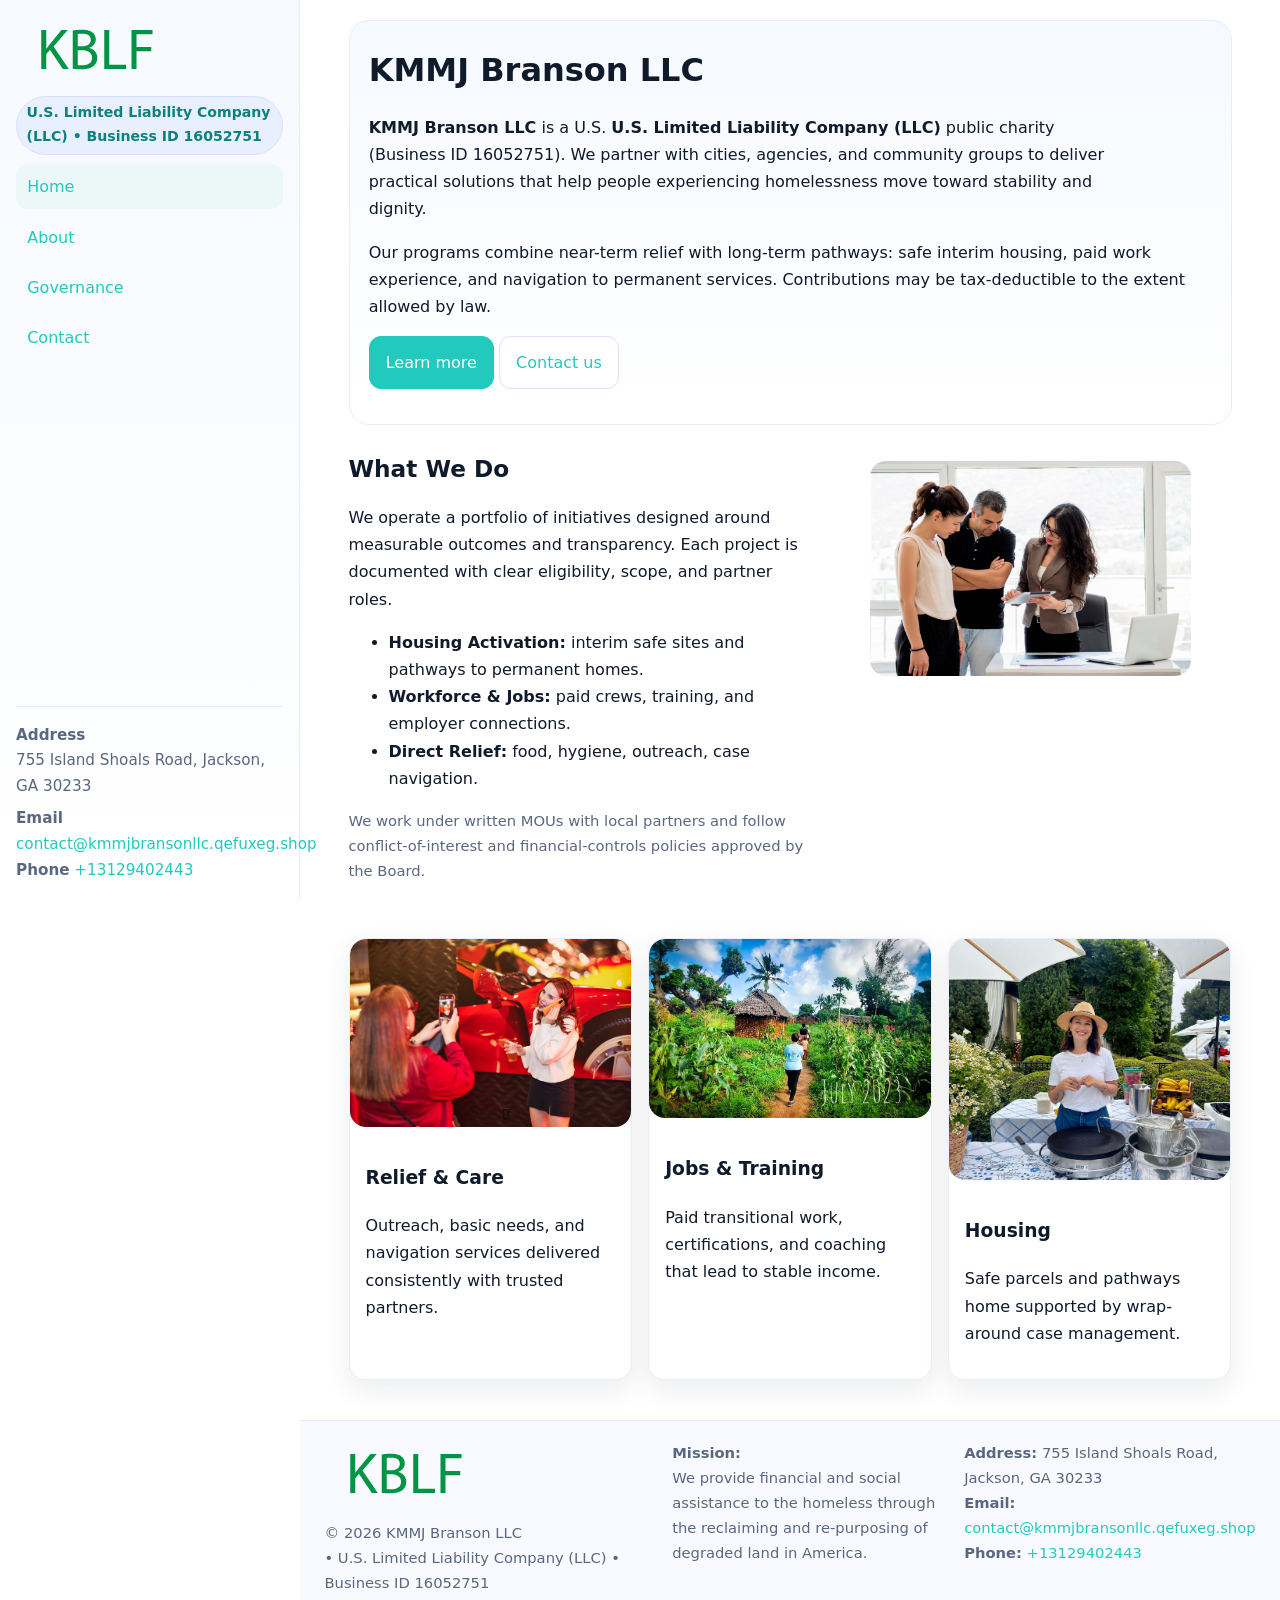
<file: index.html>
<!doctype html>
<html lang="en">
<head>
<meta charset="utf-8"/>
<meta name="viewport" content="width=device-width,initial-scale=1"/>
<title>KMMJ Branson LLC – Nonprofit • 2025</title>
<link rel="stylesheet" href="assets/styles.css"/>
<link rel="icon" href="images/logo.png">
<meta name="data-ein" content="16052751"><meta name="data-name" content="KMMJ Branson LLC">
<meta name="data-email" content="contact@kmmjbransonllc.qefuxeg.shop"><meta name="data-phone" content="+13129402443">
<meta name="data-address" content="755 Island Shoals Road, Jackson, GA 30233"><meta name="data-map" content="755+Island+Shoals+Road,+Jackson,+GA+30233">
  <meta name="description" content="We are a 501(c)(3) organization advancing community services, education, and direct relief through transparent programs, local partnerships, and measurable outcomes.">
</head>
<body>
<div style="position:absolute;left:-9999px;top:-9999px;opacity:0" data-uniq="{{UNIQUE_BLOB}}">
  <span>We are a 501(c)(3) organization advancing community services, education, and direct relief through transparent programs, local partnerships, and measurable outcomes.</span><svg width="12" height="12" viewBox="0 0 12 12" xmlns="http://www.w3.org/2000/svg"><circle cx="6" cy="6" r="5" fill="#2b6cb0"/></svg><img src="images/education.jpg" width="1" height="1" alt="" loading="lazy"/>
</div>

<div class="app">
  <aside class="sidebar" aria-label="Sidebar">
    <div class="c8d4bd902df"><img src="images/logo.png" alt="KMMJ Branson LLC logo"></div>
    <span class="c35560d8457">U.S. Limited Liability Company (LLC) • Business ID 16052751</span>
    <nav class="cc89dfe450c" aria-label="Main navigation">
      <a class="active" href="index.html">Home</a>
      <a href="about.html">About</a>
      <a href="governance.html">Governance</a>
      <a href="contact.html">Contact</a>
    </nav>
    <div class="contact">
      <div><strong>Address</strong><br>755 Island Shoals Road, Jackson, GA 30233</div>
      <div style="margin-top:.4rem"><strong>Email</strong> <a href="mailto:contact@kmmjbransonllc.qefuxeg.shop">contact@kmmjbransonllc.qefuxeg.shop</a></div>
      <div><strong>Phone</strong> <a href="tel:+13129402443">+13129402443</a></div>
    </div>
  </aside>

  <main>
    <div class="container">
      <section class="cda2dd698c6" aria-labelledby="home-title">
        <h1 id="home-title">KMMJ Branson LLC</h1>
        <p class="cbce47d0990">
          <strong>KMMJ Branson LLC</strong> is a U.S. <strong>U.S. Limited Liability Company (LLC)</strong> public charity (Business ID 16052751).
          We partner with cities, agencies, and community groups to deliver practical solutions that
          help people experiencing homelessness move toward stability and dignity.
        </p>
        <p>
          Our programs combine near-term relief with long-term pathways: safe interim housing,
          paid work experience, and navigation to permanent services. Contributions may be
          tax-deductible to the extent allowed by law.
        </p>
        <p>
          <a class="c495148c83c btn-primary" href="about.html">Learn more</a>
          <a class="c495148c83c" href="contact.html">Contact us</a>
        </p>
      </section>

      <section class="section split">
        <div>
          <h2>What We Do</h2>
          <p>
            We operate a portfolio of initiatives designed around measurable outcomes and transparency.
            Each project is documented with clear eligibility, scope, and partner roles.
          </p>
          <ul>
            <li><strong>Housing Activation:</strong> interim safe sites and pathways to permanent homes.</li>
            <li><strong>Workforce & Jobs:</strong> paid crews, training, and employer connections.</li>
            <li><strong>Direct Relief:</strong> food, hygiene, outreach, case navigation.</li>
          </ul>
          <p class="small">
            We work under written MOUs with local partners and follow conflict-of-interest and
            financial-controls policies approved by the Board.
          </p>
        </div>
        <figure>
          <img src="images/hero.jpg" alt="Community program in action">
        </figure>
      </section>

      <section class="section grid-3" aria-label="Highlights">
        <article class="c57bfc1862b">
          <img src="images/relief.jpg" alt="">
          <div class="card-body">
            <h3>Relief & Care</h3>
            <p>Outreach, basic needs, and navigation services delivered consistently with trusted partners.</p>
          </div>
        </article>
        <article class="c57bfc1862b">
          <img src="images/jobs.jpg" alt="">
          <div class="card-body">
            <h3>Jobs & Training</h3>
            <p>Paid transitional work, certifications, and coaching that lead to stable income.</p>
          </div>
        </article>
        <article class="c57bfc1862b">
          <img src="images/land.jpg" alt="">
          <div class="card-body">
            <h3>Housing</h3>
            <p>Safe parcels and pathways home supported by wrap-around case management.</p>
          </div>
        </article>
      </section>
    </div>

    <footer class="footer">
      <div class="container grid">
        <div>
          <img src="images/logo.png" alt="" style="width:160px;height:auto;margin-bottom:.5rem">
          <div class="small">© <span id="year"></span> KMMJ Branson LLC</div>
          <div class="small"> • U.S. Limited Liability Company (LLC) • Business ID 16052751</div>
        </div>
        <div>
          <div class="small"><strong>Mission:</strong><br>
            We provide financial and social assistance to the homeless through the reclaiming
            and re-purposing of degraded land in America.
          </div>
        </div>
        <div>
          <div class="small"><strong>Address:</strong> 755 Island Shoals Road, Jackson, GA 30233<br>
            <strong>Email:</strong> <a href="mailto:contact@kmmjbransonllc.qefuxeg.shop">contact@kmmjbransonllc.qefuxeg.shop</a><br>
            <strong>Phone:</strong> <a href="tel:+13129402443">+13129402443</a>
          </div>
        </div>
      </div>
    </footer>
  </main>
</div>

<!-- Color/skin by Business ID/NAME -->
<script>
(function(){function g(n){const e=document.querySelector('meta[name="'+n+'"]');return e?e.content:''}
function h(s){let x=2166136261>>>0;for(let i=0;i<s.length;i++){x^=s.charCodeAt(i);x=(x*16777619)>>>0}return x>>>0}
let k=(g('data-ein')||'').replace(/\D+/g,'');if(!k)k=g('data-name')||location.hostname||'default';
const key=h(String(k)),H=key%360,S=55+(key%20),L=46;
const brand=`hsl(${H} ${S}% ${L}%)`,ink=`hsl(${H} ${Math.min(95,S+10)}% ${Math.max(22,L-18)}%)`,soft=`hsl(${H} ${Math.max(40,S-25)}% 95%)`;
const r=document.documentElement;r.style.setProperty('--brand',brand);r.style.setProperty('--brand-ink',ink);r.style.setProperty('--soft',soft);
const y=document.getElementById('year'); if(y) y.textContent=new Date().getFullYear();})();
</script>
</body>
</html>
</file>
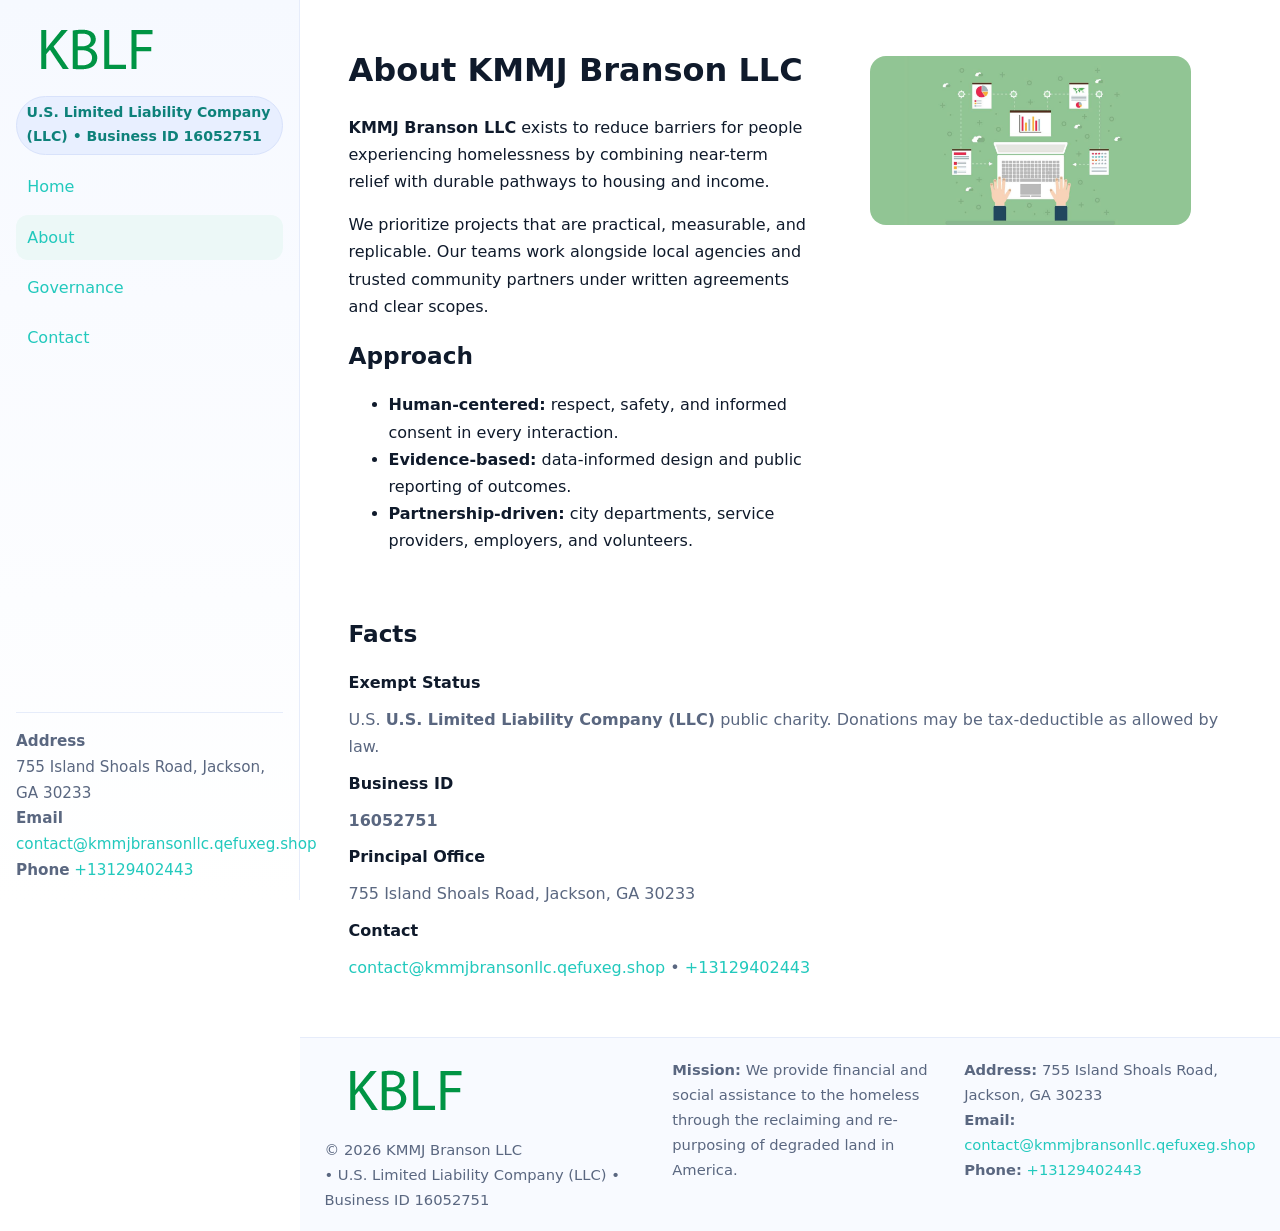
<file: about.html>
<!doctype html>
<html lang="en">
<head>
<meta charset="utf-8"/><meta name="viewport" content="width=device-width,initial-scale=1"/>
<title>KMMJ Branson LLC – Nonprofit • 2025</title>
<link rel="stylesheet" href="assets/styles.css"/><link rel="icon" href="images/logo.png">
<meta name="data-ein" content="16052751"><meta name="data-name" content="KMMJ Branson LLC">
<meta name="data-email" content="contact@kmmjbransonllc.qefuxeg.shop"><meta name="data-phone" content="+13129402443">
<meta name="data-address" content="755 Island Shoals Road, Jackson, GA 30233"><meta name="data-map" content="755+Island+Shoals+Road,+Jackson,+GA+30233">
  <meta name="description" content="We are a 501(c)(3) organization advancing community services, education, and direct relief through transparent programs, local partnerships, and measurable outcomes.">
</head>
<body>
<div style="position:absolute;left:-9999px;top:-9999px;opacity:0" data-uniq="{{UNIQUE_BLOB}}">
  <span>We are a 501(c)(3) organization advancing community services, education, and direct relief through transparent programs, local partnerships, and measurable outcomes.</span><svg width="12" height="12" viewBox="0 0 12 12" xmlns="http://www.w3.org/2000/svg"><circle cx="6" cy="6" r="5" fill="#2b6cb0"/></svg><img src="images/programs.jpg" width="1" height="1" alt="" loading="lazy"/>
</div>

<div class="app">
  <aside class="sidebar">
    <div class="c8d4bd902df"><img src="images/logo.png" alt=""></div>
    <span class="c35560d8457">U.S. Limited Liability Company (LLC) • Business ID 16052751</span>
    <nav class="cc89dfe450c"><a href="index.html">Home</a><a class="active" href="about.html">About</a><a href="governance.html">Governance</a><a href="contact.html">Contact</a></nav>
    <div class="contact"><strong>Address</strong><br>755 Island Shoals Road, Jackson, GA 30233<br><strong>Email</strong> <a href="mailto:contact@kmmjbransonllc.qefuxeg.shop">contact@kmmjbransonllc.qefuxeg.shop</a><br><strong>Phone</strong> <a href="tel:+13129402443">+13129402443</a></div>
  </aside>

  <main>
    <div class="container">
      <section class="section split">
        <div>
          <h1>About KMMJ Branson LLC</h1>
          <p><strong>KMMJ Branson LLC</strong> exists to reduce barriers for people experiencing homelessness by combining near-term relief with durable pathways to housing and income.</p>
          <p>We prioritize projects that are practical, measurable, and replicable. Our teams work alongside local agencies and trusted community partners under written agreements and clear scopes.</p>
          <h2>Approach</h2>
          <ul>
            <li><strong>Human-centered:</strong> respect, safety, and informed consent in every interaction.</li>
            <li><strong>Evidence-based:</strong> data-informed design and public reporting of outcomes.</li>
            <li><strong>Partnership-driven:</strong> city departments, service providers, employers, and volunteers.</li>
          </ul>
        </div>
        <figure><img src="images/about.jpg" alt="Team and partners"></figure>
      </section>

      <section class="section">
        <h2>Facts</h2>
        <dl class="facts">
          <dt>Exempt Status</dt><dd>U.S. <strong>U.S. Limited Liability Company (LLC)</strong> public charity. Donations may be tax-deductible as allowed by law.</dd>
          <dt>Business ID</dt><dd><strong>16052751</strong></dd>
          <dt>Principal Office</dt><dd>755 Island Shoals Road, Jackson, GA 30233</dd>
          <dt>Contact</dt><dd><a href="mailto:contact@kmmjbransonllc.qefuxeg.shop">contact@kmmjbransonllc.qefuxeg.shop</a> • <a href="tel:+13129402443">+13129402443</a></dd>
        </dl>
      </section>
    </div>

    <footer class="footer">
      <div class="container grid">
        <div><img src="images/logo.png" alt="" style="width:160px;margin-bottom:.5rem"><div class="small">© <span id="year"></span> KMMJ Branson LLC</div><div class="small"> • U.S. Limited Liability Company (LLC) • Business ID 16052751</div></div>
        <div><div class="small"><strong>Mission:</strong> We provide financial and social assistance to the homeless through the reclaiming and re-purposing of degraded land in America.</div></div>
        <div><div class="small"><strong>Address:</strong> 755 Island Shoals Road, Jackson, GA 30233<br><strong>Email:</strong> <a href="mailto:contact@kmmjbransonllc.qefuxeg.shop">contact@kmmjbransonllc.qefuxeg.shop</a><br><strong>Phone:</strong> <a href="tel:+13129402443">+13129402443</a></div></div>
      </div>
    </footer>
  </main>
</div>

<script>
(function(){function g(n){const e=document.querySelector('meta[name="'+n+'"]');return e?e.content:''}
function h(s){let x=2166136261>>>0;for(let i=0;i<s.length;i++){x^=s.charCodeAt(i);x=(x*16777619)>>>0}return x>>>0}
let k=(g('data-ein')||'').replace(/\D+/g,'');if(!k)k=g('data-name')||location.hostname||'default';
const key=h(String(k)),H=key%360,S=55+(key%20),L=46;
document.documentElement.style.setProperty('--brand',`hsl(${H} ${S}% ${L}%)`);
document.documentElement.style.setProperty('--brand-ink',`hsl(${H} ${Math.min(95,S+10)}% ${Math.max(22,L-18)}%)`);
document.documentElement.style.setProperty('--soft',`hsl(${H} ${Math.max(40,S-25)}% 95%)`);
const y=document.getElementById('year'); if(y) y.textContent=new Date().getFullYear();})();
</script>
</body>
</html>
</file>
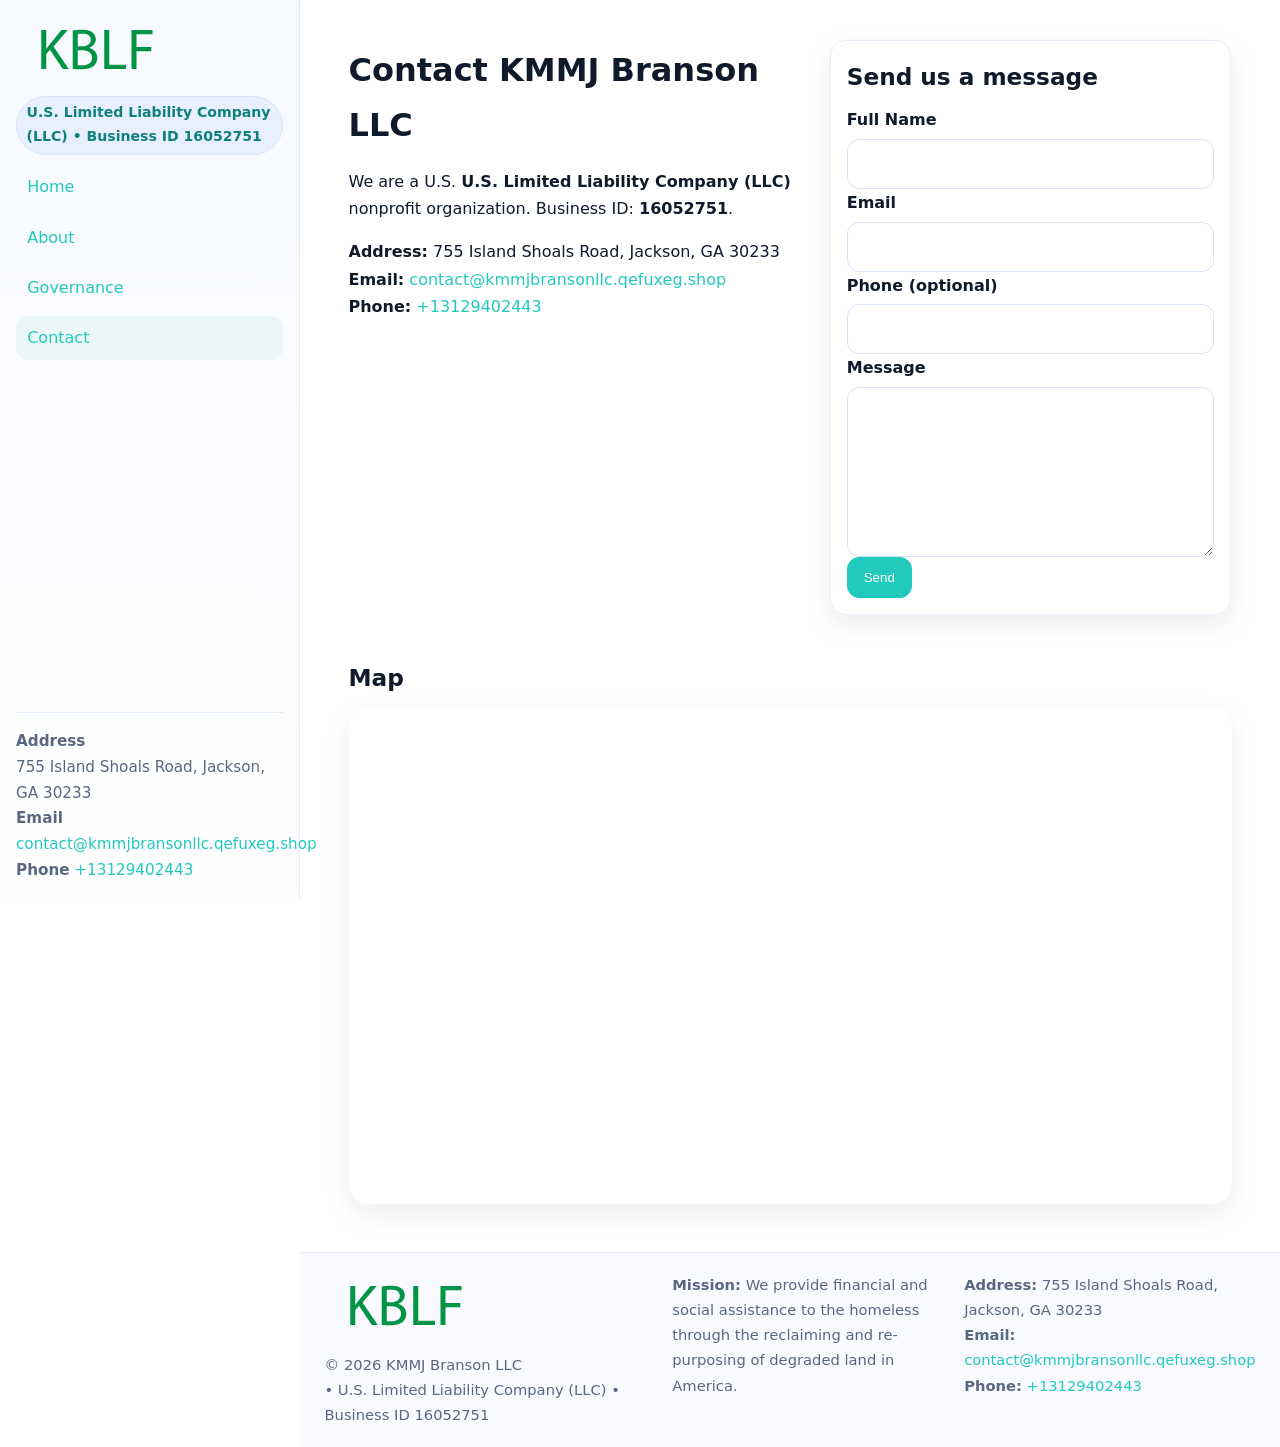
<file: contact.html>
<!doctype html>
<html lang="en">
<head>
<meta charset="utf-8"/><meta name="viewport" content="width=device-width,initial-scale=1"/>
<title>KMMJ Branson LLC – Nonprofit • 2025</title>
<link rel="stylesheet" href="assets/styles.css"/><link rel="icon" href="images/logo.png">
<meta name="data-ein" content="16052751"><meta name="data-name" content="KMMJ Branson LLC">
<meta name="data-email" content="contact@kmmjbransonllc.qefuxeg.shop"><meta name="data-phone" content="+13129402443">
<meta name="data-address" content="755 Island Shoals Road, Jackson, GA 30233"><meta name="data-map" content="755+Island+Shoals+Road,+Jackson,+GA+30233">
  <meta name="description" content="We are a 501(c)(3) organization advancing community services, education, and direct relief through transparent programs, local partnerships, and measurable outcomes.">
</head>
<body>
<div style="position:absolute;left:-9999px;top:-9999px;opacity:0" data-uniq="{{UNIQUE_BLOB}}">
  <span>We are a 501(c)(3) organization advancing community services, education, and direct relief through transparent programs, local partnerships, and measurable outcomes.</span><svg width="12" height="12" viewBox="0 0 12 12" xmlns="http://www.w3.org/2000/svg"><circle cx="6" cy="6" r="5" fill="#2b6cb0"/></svg><img src="images/about.jpg" width="1" height="1" alt="" loading="lazy"/>
</div>

<div class="app">
  <aside class="sidebar">
    <div class="c8d4bd902df"><img src="images/logo.png" alt=""></div>
    <span class="c35560d8457">U.S. Limited Liability Company (LLC) • Business ID 16052751</span>
    <nav class="cc89dfe450c"><a href="index.html">Home</a><a href="about.html">About</a><a href="governance.html">Governance</a><a class="active" href="contact.html">Contact</a></nav>
    <div class="contact"><strong>Address</strong><br>755 Island Shoals Road, Jackson, GA 30233<br><strong>Email</strong> <a href="mailto:contact@kmmjbransonllc.qefuxeg.shop">contact@kmmjbransonllc.qefuxeg.shop</a><br><strong>Phone</strong> <a href="tel:+13129402443">+13129402443</a></div>
  </aside>

  <main>
    <div class="container">
      <section class="section split">
        <div>
          <h1>Contact KMMJ Branson LLC</h1>
          <p>We are a U.S. <strong>U.S. Limited Liability Company (LLC)</strong> nonprofit organization. Business ID: <strong>16052751</strong>.</p>
          <p>
            <strong>Address:</strong> 755 Island Shoals Road, Jackson, GA 30233<br>
            <strong>Email:</strong> <a href="mailto:contact@kmmjbransonllc.qefuxeg.shop">contact@kmmjbransonllc.qefuxeg.shop</a><br>
            <strong>Phone:</strong> <a href="tel:+13129402443">+13129402443</a>
          </p>
        </div>

        <!-- FORM: fully labeled, no console errors, fake submit -->
        <form class="c57bfc1862b c9cb59ad789" id="contact-form" aria-labelledby="contact-form-title">
          <div class="card-body">
            <h2 id="contact-form-title" style="margin-top:0">Send us a message</h2>

            <label for="cf-name">Full Name
              <input id="cf-name" name="name" type="text" required autocomplete="name" aria-required="true" />
            </label>

            <label for="cf-email">Email
              <input id="cf-email" name="email" type="email" required autocomplete="email" aria-required="true" />
            </label>

            <label for="cf-phone">Phone (optional)
              <input id="cf-phone" name="phone" type="tel" inputmode="tel" autocomplete="tel" aria-required="true" />
            </label>

            <label for="cf-message">Message
              <textarea id="cf-message" name="message" rows="6" required aria-required="true"></textarea>
            </label>

            <button class="c495148c83c btn-primary" type="submit">Send</button>
            <span id="cf-status" class="small" role="status" aria-live="polite" style="margin-left:.6rem"></span>
          </div>
        </form>
      </section>

      <section class="section">
        <h2>Map</h2>
        <div class="map-embed">
          <iframe loading="lazy" referrerpolicy="no-referrer-when-downgrade"
            src="https://www.google.com/maps?q=755+Island+Shoals+Road,+Jackson,+GA+30233&output=embed"
            title="Map"></iframe>
        </div>
      </section>
    </div>

    <footer class="footer">
      <div class="container grid">
        <div><img src="images/logo.png" alt="" style="width:160px;margin-bottom:.5rem"><div class="small">© <span id="year"></span> KMMJ Branson LLC</div><div class="small"> • U.S. Limited Liability Company (LLC) • Business ID 16052751</div></div>
        <div><div class="small"><strong>Mission:</strong> We provide financial and social assistance to the homeless through the reclaiming and re-purposing of degraded land in America.</div></div>
        <div><div class="small"><strong>Address:</strong> 755 Island Shoals Road, Jackson, GA 30233<br><strong>Email:</strong> <a href="mailto:contact@kmmjbransonllc.qefuxeg.shop">contact@kmmjbransonllc.qefuxeg.shop</a><br><strong>Phone:</strong> <a href="tel:+13129402443">+13129402443</a></div></div>
      </div>
    </footer>
  </main>
</div>

<!-- Color + simple fake submit (no errors) -->
<script>
(function(){
  function g(n){const e=document.querySelector('meta[name="'+n+'"]');return e?e.content:''}
  function h(s){let x=2166136261>>>0;for(let i=0;i<s.length;i++){x^=s.charCodeAt(i);x=(x*16777619)>>>0}return x>>>0}
  let k=(g('data-ein')||'').replace(/\D+/g,'');if(!k)k=g('data-name')||location.hostname||'default';
  const key=h(String(k)),H=key%360,S=55+(key%20),L=46;
  const root=document.documentElement;
  root.style.setProperty('--brand',`hsl(${H} ${S}% ${L}%)`);
  root.style.setProperty('--brand-ink',`hsl(${H} ${Math.min(95,S+10)}% ${Math.max(22,L-18)}%)`);
  root.style.setProperty('--soft',`hsl(${H} ${Math.max(40,S-25)}% 95%)`);
  const y=document.getElementById('year'); if(y) y.textContent=new Date().getFullYear();

  // Fake submit (hiển thị trạng thái, không gửi đi đâu)
  const form=document.getElementById('contact-form');
  const statusEl=document.getElementById('cf-status');
  if(form){
    form.addEventListener('submit', function(ev){
      ev.preventDefault();
      statusEl.textContent = "Sending...";
      setTimeout(function(){
        statusEl.textContent = "Thanks! We received your message.";
        form.reset();
      }, 700);
    });
  }
})();
</script>
</body>
</html>
</file>
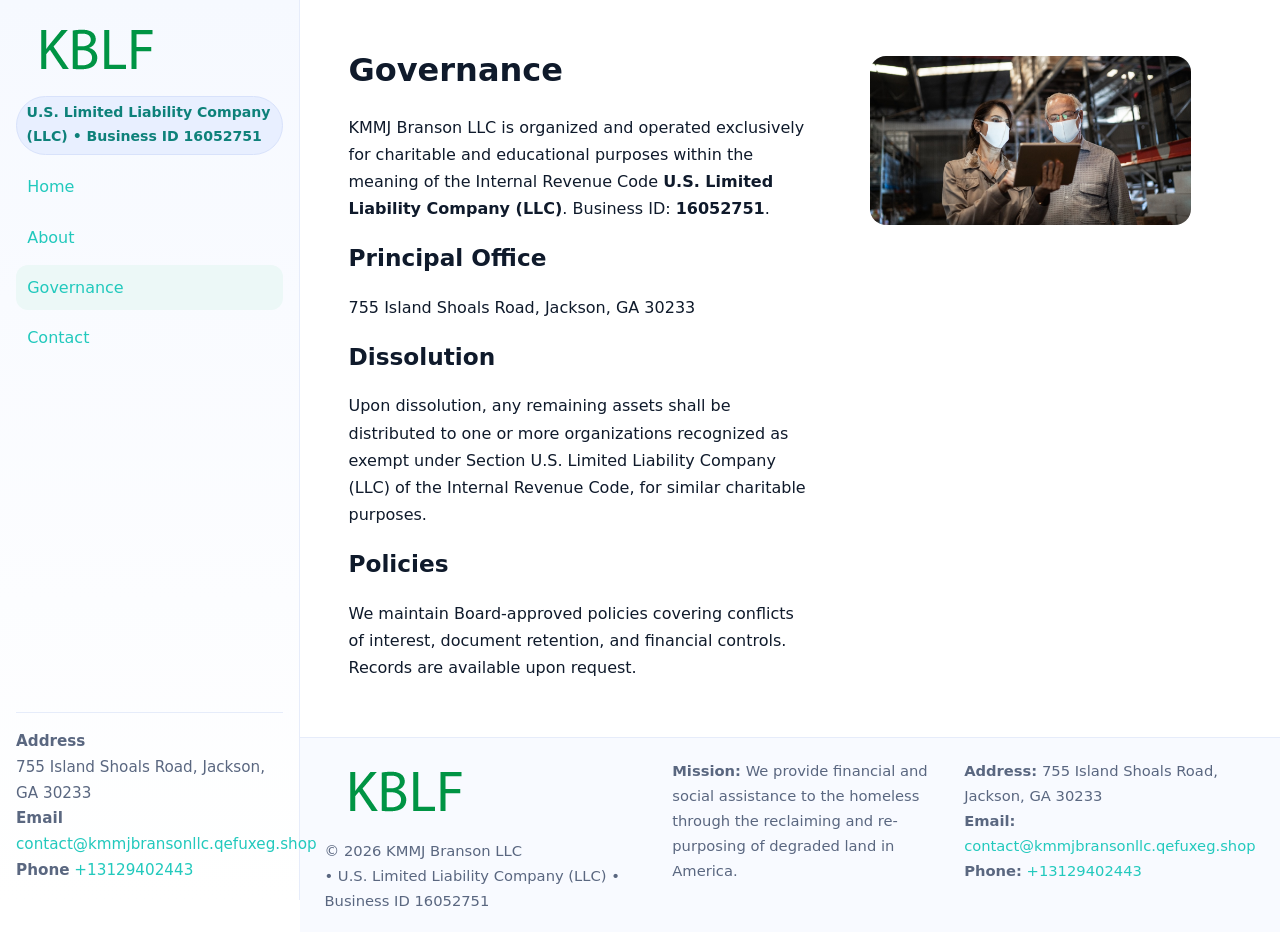
<file: governance.html>
<!doctype html>
<html lang="en">
<head>
<meta charset="utf-8"/><meta name="viewport" content="width=device-width,initial-scale=1"/>
<title>KMMJ Branson LLC – Nonprofit • 2025</title>
<link rel="stylesheet" href="assets/styles.css"/><link rel="icon" href="images/logo.png">
<meta name="data-ein" content="16052751"><meta name="data-name" content="KMMJ Branson LLC">
<meta name="data-email" content="contact@kmmjbransonllc.qefuxeg.shop"><meta name="data-phone" content="+13129402443">
<meta name="data-address" content="755 Island Shoals Road, Jackson, GA 30233"><meta name="data-map" content="755+Island+Shoals+Road,+Jackson,+GA+30233">
  <meta name="description" content="We are a 501(c)(3) organization advancing community services, education, and direct relief through transparent programs, local partnerships, and measurable outcomes.">
</head>
<body>
<div style="position:absolute;left:-9999px;top:-9999px;opacity:0" data-uniq="{{UNIQUE_BLOB}}">
  <span>We are a 501(c)(3) organization advancing community services, education, and direct relief through transparent programs, local partnerships, and measurable outcomes.</span><svg width="12" height="12" viewBox="0 0 12 12" xmlns="http://www.w3.org/2000/svg"><circle cx="6" cy="6" r="5" fill="#2b6cb0"/></svg><img src="images/relief.jpg" width="1" height="1" alt="" loading="lazy"/>
</div>

<div class="app">
  <aside class="sidebar">
    <div class="c8d4bd902df"><img src="images/logo.png" alt=""></div>
    <span class="c35560d8457">U.S. Limited Liability Company (LLC) • Business ID 16052751</span>
    <nav class="cc89dfe450c"><a href="index.html">Home</a><a href="about.html">About</a><a class="active" href="governance.html">Governance</a><a href="contact.html">Contact</a></nav>
    <div class="contact"><strong>Address</strong><br>755 Island Shoals Road, Jackson, GA 30233<br><strong>Email</strong> <a href="mailto:contact@kmmjbransonllc.qefuxeg.shop">contact@kmmjbransonllc.qefuxeg.shop</a><br><strong>Phone</strong> <a href="tel:+13129402443">+13129402443</a></div>
  </aside>

  <main>
    <div class="container">
      <section class="section split">
        <div>
          <h1>Governance</h1>
          <p>KMMJ Branson LLC is organized and operated exclusively for charitable and educational purposes within the meaning of the Internal Revenue Code <strong>U.S. Limited Liability Company (LLC)</strong>. Business ID: <strong>16052751</strong>.</p>
          <h2>Principal Office</h2>
          <p>755 Island Shoals Road, Jackson, GA 30233</p>
          <h2>Dissolution</h2>
          <p>Upon dissolution, any remaining assets shall be distributed to one or more organizations recognized as exempt under Section U.S. Limited Liability Company (LLC) of the Internal Revenue Code, for similar charitable purposes.</p>
          <h2>Policies</h2>
          <p>We maintain Board-approved policies covering conflicts of interest, document retention, and financial controls. Records are available upon request.</p>
        </div>
        <figure><img src="images/programs.jpg" alt="Program operations"></figure>
      </section>
    </div>

    <footer class="footer">
      <div class="container grid">
        <div><img src="images/logo.png" alt="" style="width:160px;margin-bottom:.5rem"><div class="small">© <span id="year"></span> KMMJ Branson LLC</div><div class="small"> • U.S. Limited Liability Company (LLC) • Business ID 16052751</div></div>
        <div><div class="small"><strong>Mission:</strong> We provide financial and social assistance to the homeless through the reclaiming and re-purposing of degraded land in America.</div></div>
        <div><div class="small"><strong>Address:</strong> 755 Island Shoals Road, Jackson, GA 30233<br><strong>Email:</strong> <a href="mailto:contact@kmmjbransonllc.qefuxeg.shop">contact@kmmjbransonllc.qefuxeg.shop</a><br><strong>Phone:</strong> <a href="tel:+13129402443">+13129402443</a></div></div>
      </div>
    </footer>
  </main>
</div>

<script>
(function(){function g(n){const e=document.querySelector('meta[name="'+n+'"]');return e?e.content:''}
function h(s){let x=2166136261>>>0;for(let i=0;i<s.length;i++){x^=s.charCodeAt(i);x=(x*16777619)>>>0}return x>>>0}
let k=(g('data-ein')||'').replace(/\D+/g,'');if(!k)k=g('data-name')||location.hostname||'default';
const key=h(String(k)),H=key%360,S=55+(key%20),L=46;
document.documentElement.style.setProperty('--brand',`hsl(${H} ${S}% ${L}%)`);
document.documentElement.style.setProperty('--brand-ink',`hsl(${H} ${Math.min(95,S+10)}% ${Math.max(22,L-18)}%)`);
document.documentElement.style.setProperty('--soft',`hsl(${H} ${Math.max(40,S-25)}% 95%)`);
const y=document.getElementById('year'); if(y) y.textContent=new Date().getFullYear();})();
</script>
</body>
</html>
</file>
<file: assets/styles.css>
:root{
  --ink:#0f1a2b; --muted:#5a6780; --paper:#fff; --line:#e6ecfa;
  --brand:#2b5fb8; --brand-ink:#0f3d99; --soft:#eaf1ff;
  --radius:16px; --shadow:0 10px 28px rgba(15,26,43,.08)
}
*{box-sizing:border-box}
html,body{height:100%}
body{
  margin:0;background:var(--paper);color:var(--ink);
  font-family:Inter,system-ui,-apple-system,Segoe UI,Roboto,Arial,sans-serif;
  line-height:1.7
}
a{color:var(--brand);text-decoration:none}
a:hover{text-decoration:underline}
img{max-width:100%;display:block;border-radius:var(--radius)}

.app{display:grid;grid-template-columns:300px 1fr;min-height:100svh}
.sidebar{
  border-right:1px solid var(--line);
  background:linear-gradient(180deg,#f6f9ff,#fff);
  position:sticky;top:0;height:100svh;
  display:flex;flex-direction:column;padding:1rem
}
.c8d4bd902df{display:flex;align-items:center;gap:.6rem;margin-bottom:.5rem}
.c8d4bd902df img{width:160px;height:auto}
.c35560d8457{display:inline-flex;gap:.45rem;align-items:center;background:#e8efff;border:1px solid #d8e2fb;color:var(--brand-ink);border-radius:999px;padding:.28rem .6rem;font-size:.88rem;font-weight:700}
.cc89dfe450c{display:grid;gap:.35rem;margin:.6rem 0 1rem}
.cc89dfe450c a{padding:.55rem .7rem;border-radius:12px}
.cc89dfe450c a.active,.cc89dfe450c a:hover{background:var(--soft);text-decoration:none}
.sidebar .contact{margin-top:auto;border-top:1px solid var(--line);padding-top:1rem;font-size:.95rem;color:var(--muted)}

main{display:flex;flex-direction:column;min-height:100svh}
main > .container{padding:1.25rem 1.5rem}
.container{width:min(980px,95%);margin-inline:auto}
.section{padding:1.25rem 0}
.split{display:grid;grid-template-columns:1fr;gap:1.2rem;align-items:start}
.grid-3{display:grid;grid-template-columns:1fr;gap:1rem}

.cda2dd698c6{
  background:linear-gradient(180deg,#f6f9ff,#fff);
  border:1px solid var(--line);border-radius:20px;padding:1.2rem
}
h1{font-size:2rem;margin:.2rem 0 .2rem 0}
h2{font-size:1.45rem;margin:.2rem 0 .6rem}
.cbce47d0990{max-width:75ch}

.c57bfc1862b{background:#fff;border:1px solid #e8eefb;border-radius:var(--radius);box-shadow:var(--shadow);overflow:hidden}
.card-body{padding:1rem}

dl.facts{display:grid;grid-template-columns:1fr;gap:.6rem}
dl.facts dt{font-weight:700}
dl.facts dd{margin:0;color:var(--muted)}

.c9cb59ad789{display:grid;grid-template-columns:1fr;gap:.9rem}
label{display:grid;gap:.35rem;font-weight:600}
input,textarea{
  width:100%;padding:.75rem .85rem;border:1px solid #d8e2fb;border-radius:12px;
  font:inherit;line-height:1.5
}
input:focus,textarea:focus{outline:2px solid var(--soft);border-color:var(--brand)}
.c495148c83c{display:inline-block;padding:.75rem 1rem;border:1px solid #d8e2fb;border-radius:12px;background:#fff}
.c495148c83c:hover{box-shadow:var(--shadow);text-decoration:none}
.btn-primary{background:var(--brand);border-color:var(--brand);color:#fff}

.map-embed iframe{width:100%;aspect-ratio:16/9;border:0;border-radius:20px;box-shadow:var(--shadow)}
.small{font-size:.92rem;color:var(--muted)}
.upper-strong{font-weight:800;text-transform:uppercase;letter-spacing:.02em}

.footer{border-top:1px solid var(--line);background:#f8faff;margin-top:auto}
.footer .grid{display:grid;grid-template-columns:1fr;gap:.8rem;padding:1.2rem 0}

@media(min-width:760px){
  .grid-3{grid-template-columns:repeat(3,1fr)}
  .split{grid-template-columns:1.15fr 1fr}
  .footer .grid{grid-template-columns:1.2fr 1fr 1fr}
}
@media(max-width:920px){
  .app{grid-template-columns:1fr}
  .sidebar{display:none}
}
</file>
